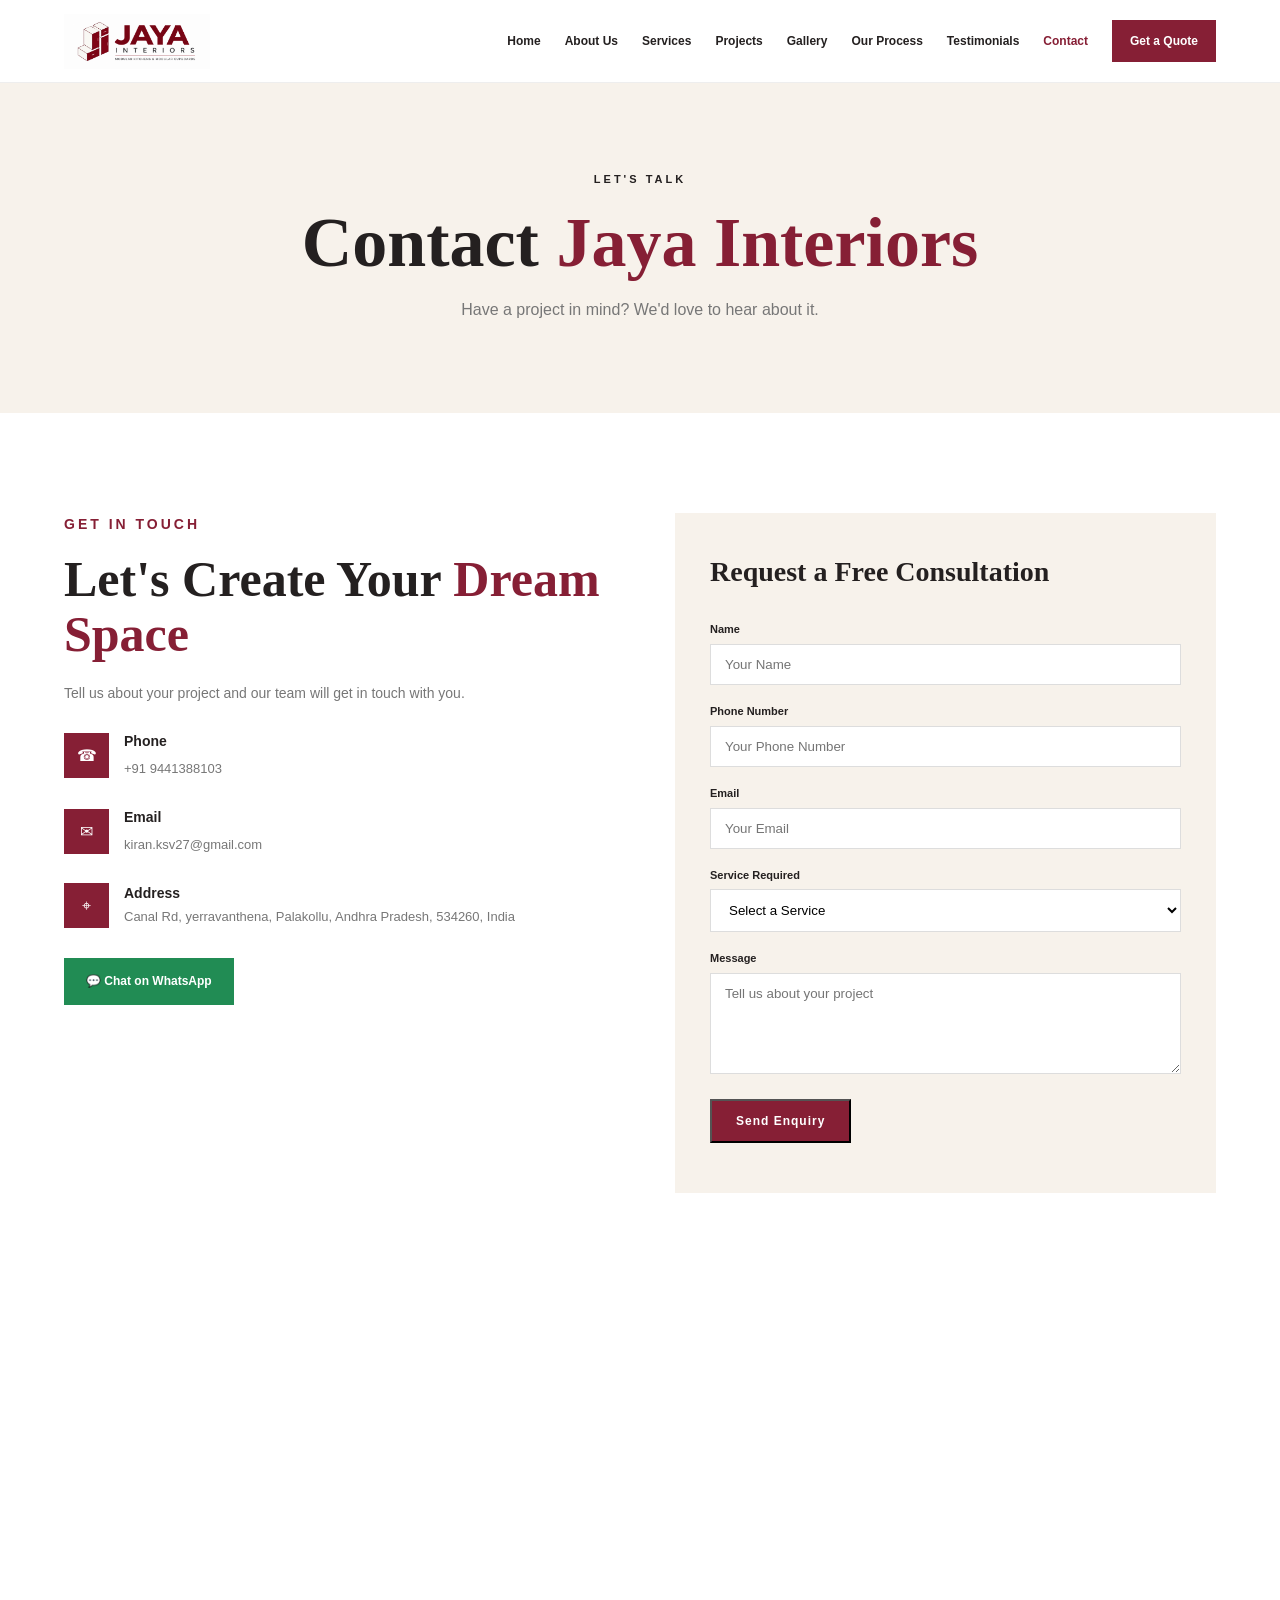
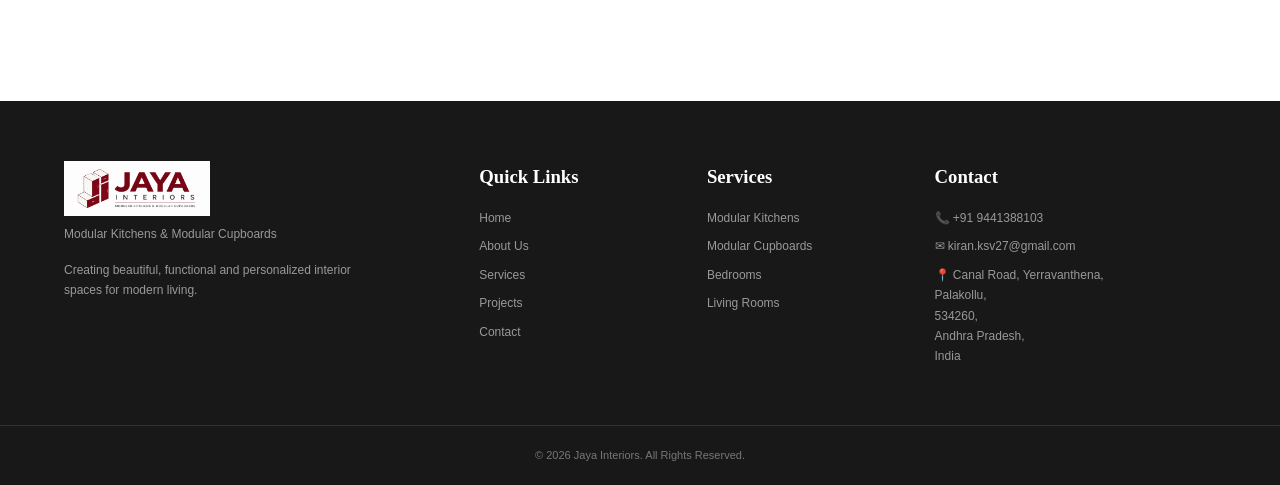
<file: contact.html>
<!DOCTYPE html>
<html lang="en">

<head>

<meta charset="UTF-8">
<meta name="viewport" content="width=device-width, initial-scale=1.0">

<title>Contact | Jaya Interiors</title>

<link rel="stylesheet" href="css/style.css">

</head>

<body>


<header class="header">

<div class="container nav-container">

<!-- <a href="index.html" class="logo">
<span>JAYA</span>
<small>INTERIORS</small>
</a> -->
<a href="index.html" class="logo">
    <img src="images/logo.png" alt="Jaya Interiors Logo">
</a>

<nav class="navbar" id="navbar">

<a href="index.html">Home</a>
<a href="about.html">About Us</a>
<a href="services.html">Services</a>
<a href="projects.html">Projects</a>
<a href="gallery.html">Gallery</a>
<a href="process.html">Our Process</a>
<a href="testimonials.html">Testimonials</a>
<a href="contact.html" class="active">Contact</a>

<a href="contact.html" class="quote-btn">Get a Quote</a>

</nav>

<button class="menu-toggle" id="menuToggle">☰</button>

</div>

</header>


<section class="page-hero">

<div class="container">

<p class="eyebrow">LET'S TALK</p>

<h1>
Contact <span>Jaya Interiors</span>
</h1>

<p>
Have a project in mind? We'd love to hear about it.
</p>

</div>

</section>


<section class="section">

<div class="container contact-grid">


<!-- CONTACT INFORMATION -->

<div class="contact-info reveal">

<p class="eyebrow dark">
GET IN TOUCH
</p>

<h2>
Let's Create Your <span>Dream Space</span>
</h2>

<p>
Tell us about your project and our team will
get in touch with you.
</p>


<div class="contact-item">

<div class="contact-icon">
☎
</div>

<div>

<h3>Phone</h3>

<a href="tel:+919441388103">
+91 9441388103
</a>

</div>

</div>


<div class="contact-item">

<div class="contact-icon">
✉
</div>

<div>

<h3>Email</h3>

<a href="mailto:kiran.ksv27@gmail.com">
kiran.ksv27@gmail.com
</a>

</div>

</div>


<div class="contact-item">

<div class="contact-icon">
⌖
</div>

<div>

<h3>Address</h3>

<p>
 Canal Rd, yerravanthena, Palakollu, Andhra Pradesh, 534260, India
</p>

</div>

</div>


<a
href="https://wa.me/+91 9441388103"
target="_blank"
class="whatsapp-btn">

💬 Chat on WhatsApp

</a>

</div>


<!-- FORM -->

<div class="contact-form reveal">

<h3>
Request a Free Consultation
</h3>

<form id="contactForm">

<div class="form-group">

<label>Name</label>

<input
type="text"
id="name"
placeholder="Your Name"
required>

</div>


<div class="form-group">

<label>Phone Number</label>

<input
type="tel"
id="phone"
placeholder="Your Phone Number"
required>

</div>


<div class="form-group">

<label>Email</label>

<input
type="email"
id="email"
placeholder="Your Email">

</div>


<div class="form-group">

<label>Service Required</label>

<select id="service">

<option value="">
Select a Service
</option>

<option>Modular Kitchen</option>
<option>Modular Cupboards</option>
<option>Bedroom Interior</option>
<option>Living Room Interior</option>
<option>Complete Home Interior</option>
<option>Office Interior</option>

</select>

</div>


<div class="form-group">

<label>Message</label>

<textarea
id="message"
rows="5"
placeholder="Tell us about your project">
</textarea>

</div>


<button
type="submit"
class="btn primary">

Send Enquiry

</button>


<p id="formMessage" class="form-message"></p>

</form>

</div>

</div>

</section>


<!-- MAP -->
<section class="map-section">

    <iframe
        src="https://www.google.com/maps?q=16.523844,81.73934&output=embed"
        width="100%"
        height="450"
        style="border:0;"
        allowfullscreen=""
        loading="lazy"
        referrerpolicy="no-referrer-when-downgrade">
    </iframe>

</section>


<!-- <footer class="footer">

<div class="copyright">
© <span class="year"></span> Jaya Interiors. All Rights Reserved.
</div>

</footer> -->
<footer class="footer">

    <div class="container footer-grid">

        <div>

            <div class="footer-logo">
                <a href="index.html" class="logo">
    <img src="images/logo.png" alt="Jaya Interiors Logo">
</a>
            </div>

            <!-- <p class="footer-logo-sub">
                INTERIORS
            </p> -->

            <p>
                Modular Kitchens & Modular Cupboards
            </p>

            <p class="footer-about">
                Creating beautiful, functional and personalized
                interior spaces for modern living.
            </p>

        </div>


        <div>

            <h3>Quick Links</h3>

            <a href="index.html">Home</a>
            <a href="about.html">About Us</a>
            <a href="services.html">Services</a>
            <a href="projects.html">Projects</a>
            <a href="contact.html">Contact</a>

        </div>


        <div>

            <h3>Services</h3>

            <a href="services.html#kitchen">Modular Kitchens</a>
            <a href="services.html#cupboards">Modular Cupboards</a>
            <a href="services.html#bedroom">Bedrooms</a>
            <a href="services.html#living">Living Rooms</a>

        </div>


        <div>

            <h3>Contact</h3>

            <p>📞 +91 9441388103</p>
            <p>✉ kiran.ksv27@gmail.com</p>
            <p>📍 Canal Road, Yerravanthena,<br>Palakollu,<br>534260,<br>Andhra Pradesh, <br>India</p>

        </div>

    </div>


    <div class="copyright">

        © <span class="year"></span> Jaya Interiors.
        All Rights Reserved.

    </div>

</footer>



<script src="js/script.js"></script>

</body>
</html>
</file>
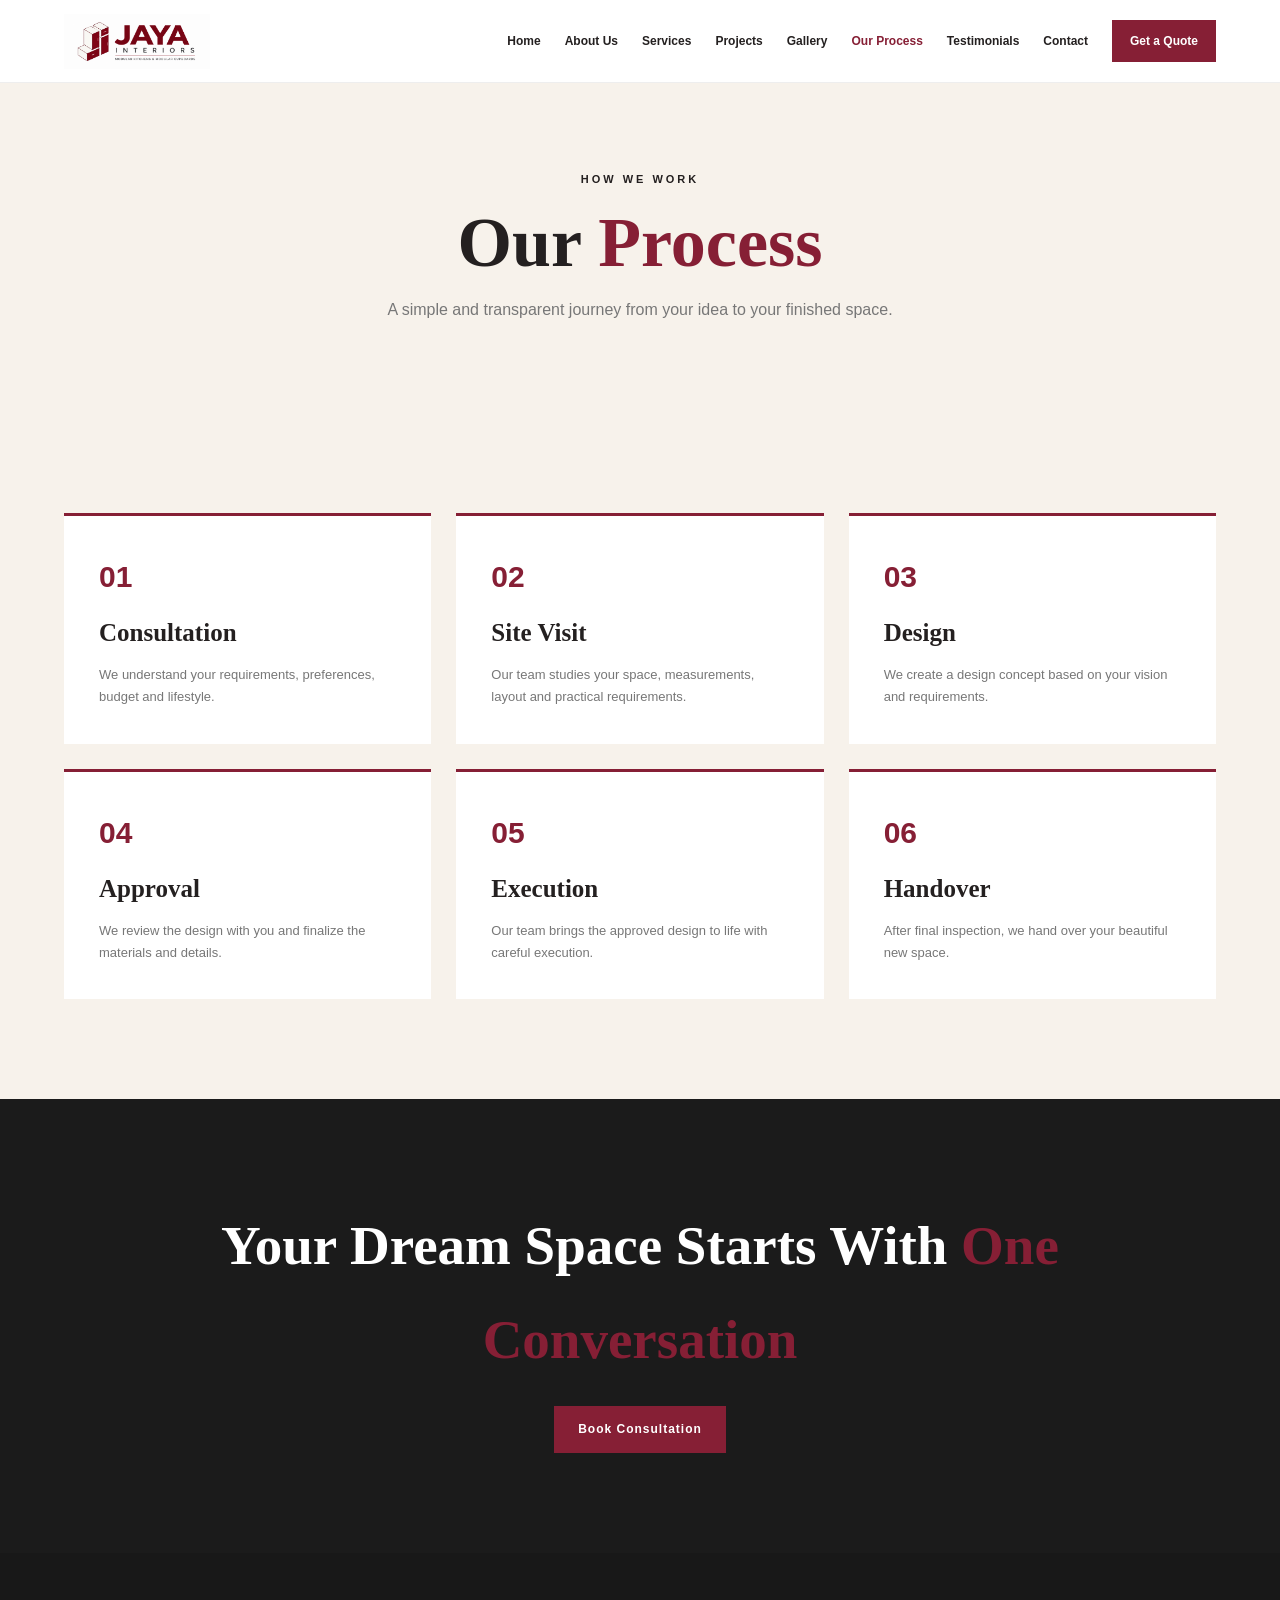
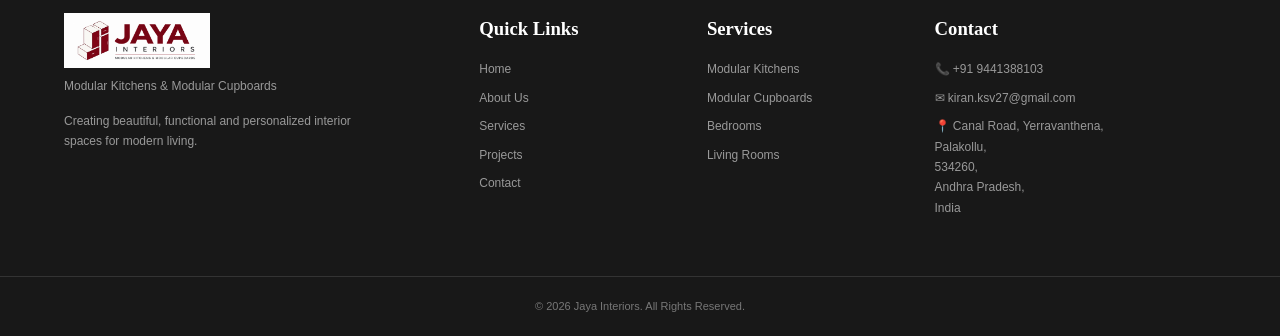
<file: process.html>
<!DOCTYPE html>
<html lang="en">

<head>

<meta charset="UTF-8">
<meta name="viewport" content="width=device-width, initial-scale=1.0">

<title>Our Process | Jaya Interiors</title>

<link rel="stylesheet" href="css/style.css">

</head>

<body>


<header class="header">

<div class="container nav-container">

<!-- <a href="index.html" class="logo">
<span>JAYA</span>
<small>INTERIORS</small>
</a> -->
<a href="index.html" class="logo">
    <img src="images/logo.png" alt="Jaya Interiors Logo">
</a>

<nav class="navbar" id="navbar">

<a href="index.html">Home</a>
<a href="about.html">About Us</a>
<a href="services.html">Services</a>
<a href="projects.html">Projects</a>
<a href="gallery.html">Gallery</a>
<a href="process.html" class="active">Our Process</a>
<a href="testimonials.html">Testimonials</a>
<a href="contact.html">Contact</a>

<a href="contact.html" class="quote-btn">Get a Quote</a>

</nav>

<button class="menu-toggle" id="menuToggle">☰</button>

</div>

</header>


<section class="page-hero">

<div class="container">

<p class="eyebrow">HOW WE WORK</p>

<h1>
Our <span>Process</span>
</h1>

<p>
A simple and transparent journey from your idea
to your finished space.
</p>

</div>

</section>


<section class="section cream">

<div class="container process-grid">


<div class="process-card reveal">

<span>01</span>

<h3>Consultation</h3>

<p>
We understand your requirements, preferences,
budget and lifestyle.
</p>

</div>


<div class="process-card reveal">

<span>02</span>

<h3>Site Visit</h3>

<p>
Our team studies your space, measurements,
layout and practical requirements.
</p>

</div>


<div class="process-card reveal">

<span>03</span>

<h3>Design</h3>

<p>
We create a design concept based on your
vision and requirements.
</p>

</div>


<div class="process-card reveal">

<span>04</span>

<h3>Approval</h3>

<p>
We review the design with you and finalize
the materials and details.
</p>

</div>


<div class="process-card reveal">

<span>05</span>

<h3>Execution</h3>

<p>
Our team brings the approved design to life
with careful execution.
</p>

</div>


<div class="process-card reveal">

<span>06</span>

<h3>Handover</h3>

<p>
After final inspection, we hand over your
beautiful new space.
</p>

</div>


</div>

</section>


<section class="dark-section">

<div class="container center-content">

<h2>
Your Dream Space Starts With <span>One Conversation</span>
</h2>

<a href="contact.html" class="btn primary">
Book Consultation
</a>

</div>

</section>


<!-- <footer class="footer">

<div class="copyright">
© <span class="year"></span> Jaya Interiors. All Rights Reserved.
</div>

</footer> -->
<footer class="footer">

    <div class="container footer-grid">

        <div>

            <div class="footer-logo">
                <a href="index.html" class="logo">
    <img src="images/logo.png" alt="Jaya Interiors Logo">
</a>
            </div>

            <!-- <p class="footer-logo-sub">
                INTERIORS
            </p> -->

            <p>
                Modular Kitchens & Modular Cupboards
            </p>

            <p class="footer-about">
                Creating beautiful, functional and personalized
                interior spaces for modern living.
            </p>

        </div>


        <div>

            <h3>Quick Links</h3>

            <a href="index.html">Home</a>
            <a href="about.html">About Us</a>
            <a href="services.html">Services</a>
            <a href="projects.html">Projects</a>
            <a href="contact.html">Contact</a>

        </div>


        <div>

            <h3>Services</h3>

            <a href="services.html#kitchen">Modular Kitchens</a>
            <a href="services.html#cupboards">Modular Cupboards</a>
            <a href="services.html#bedroom">Bedrooms</a>
            <a href="services.html#living">Living Rooms</a>

        </div>


        <div>

            <h3>Contact</h3>

            <p>📞 +91 9441388103</p>
            <p>✉ kiran.ksv27@gmail.com</p>
            <p>📍 Canal Road, Yerravanthena,<br>Palakollu,<br>534260,<br>Andhra Pradesh, <br>India</p>

        </div>

    </div>


    <div class="copyright">

        © <span class="year"></span> Jaya Interiors.
        All Rights Reserved.

    </div>

</footer>



<script src="js/script.js"></script>

</body>
</html>
</file>
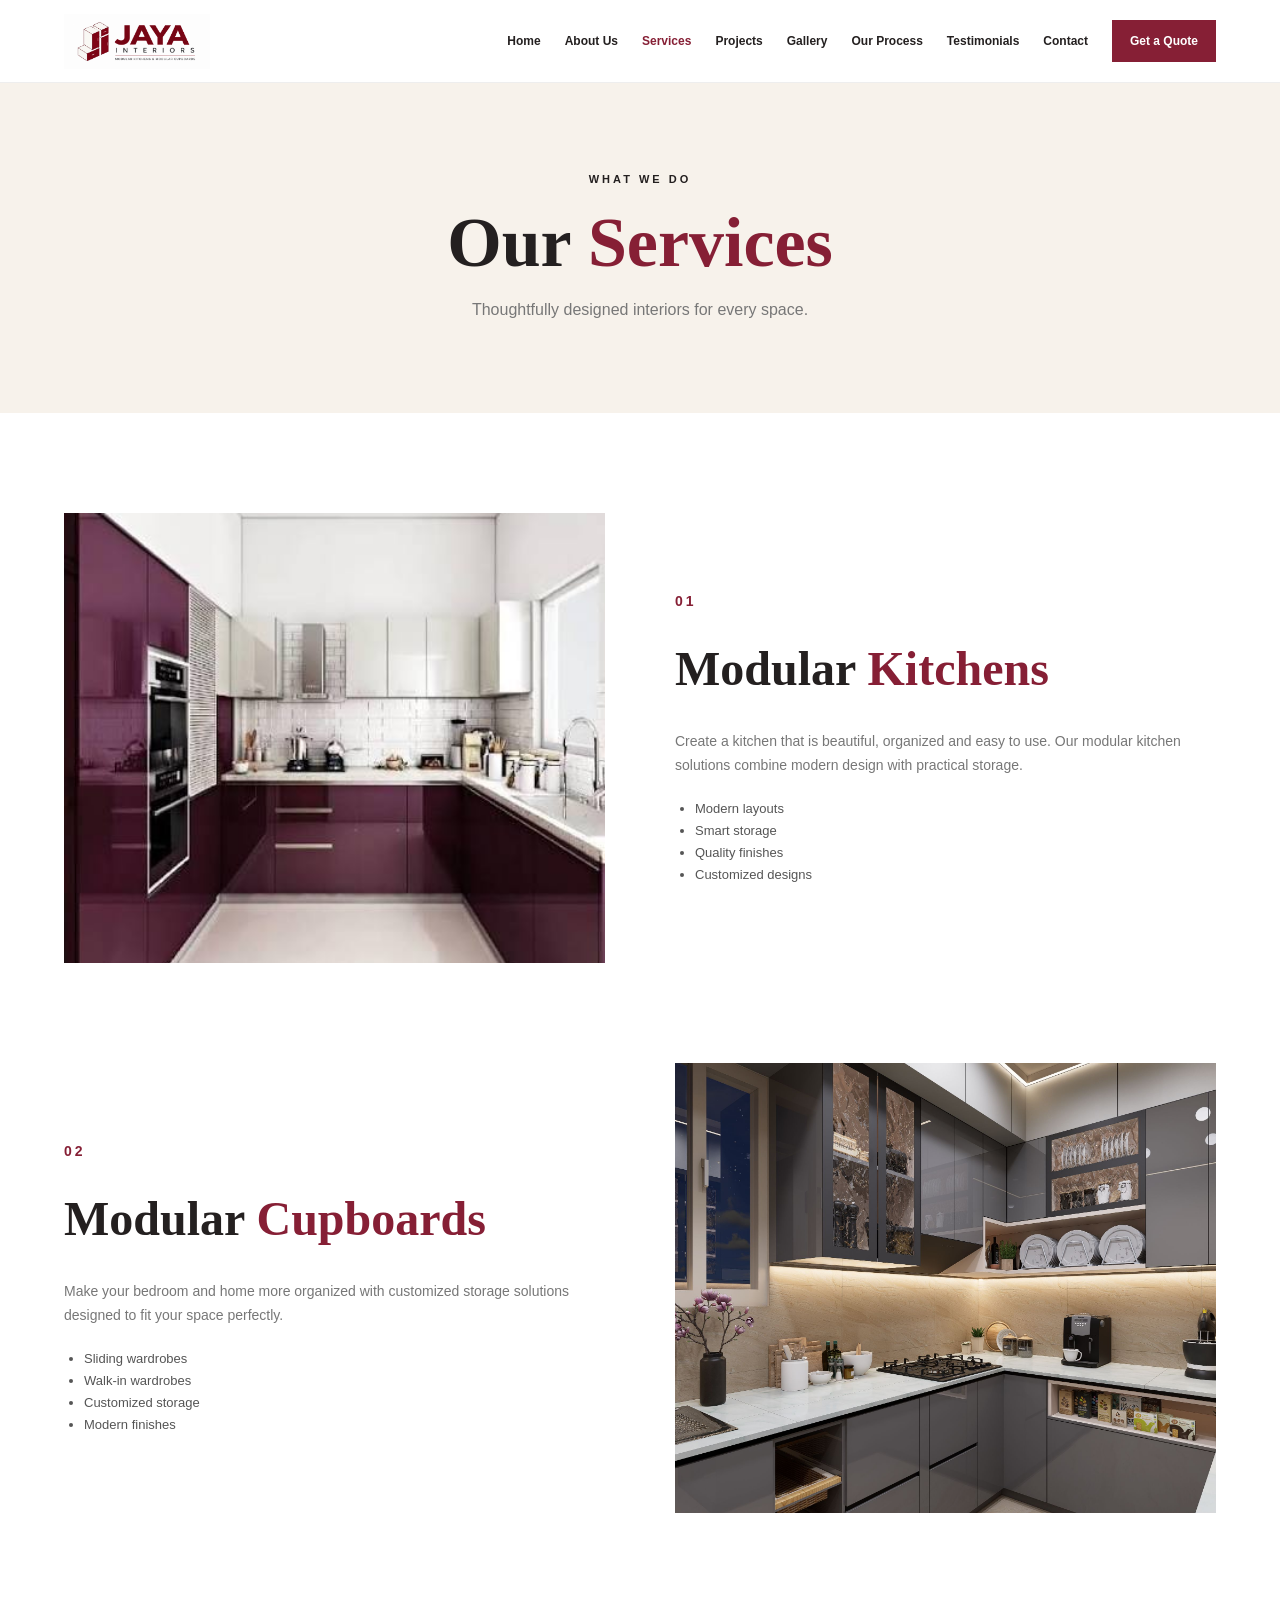
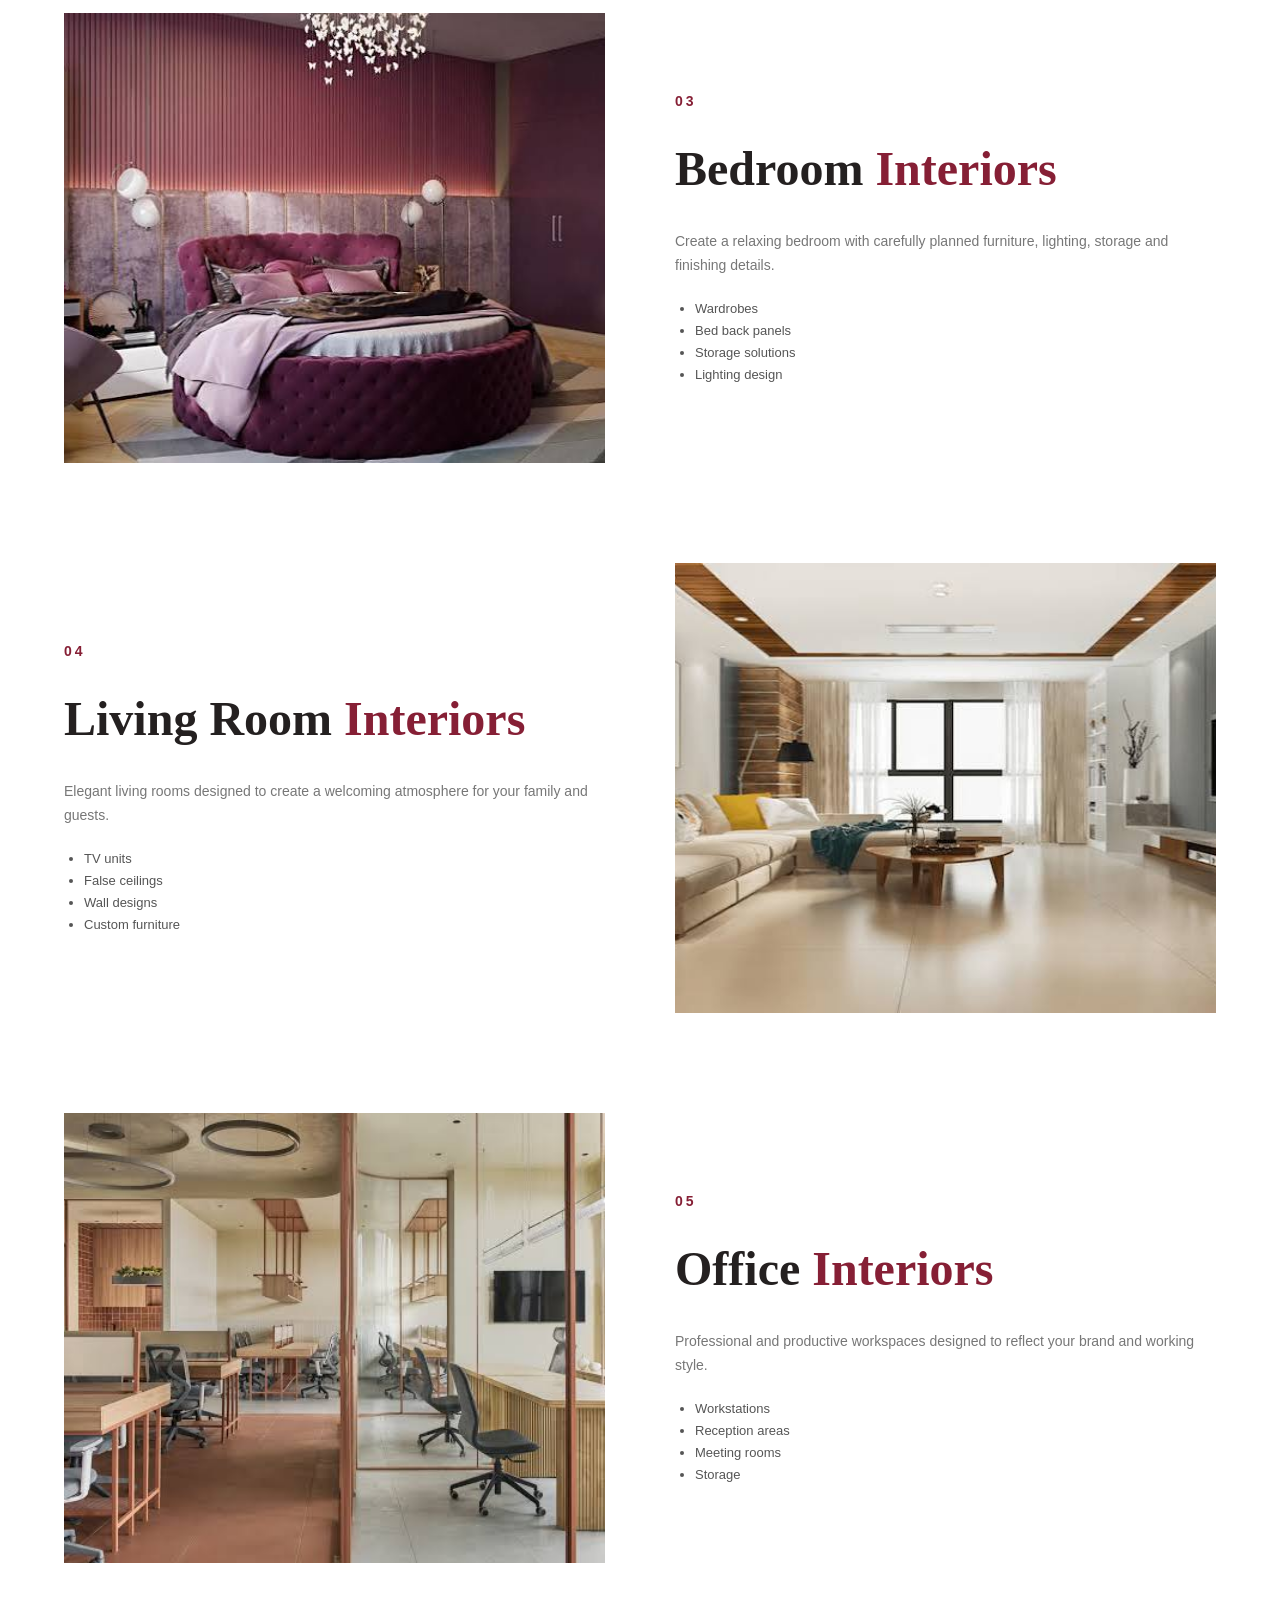
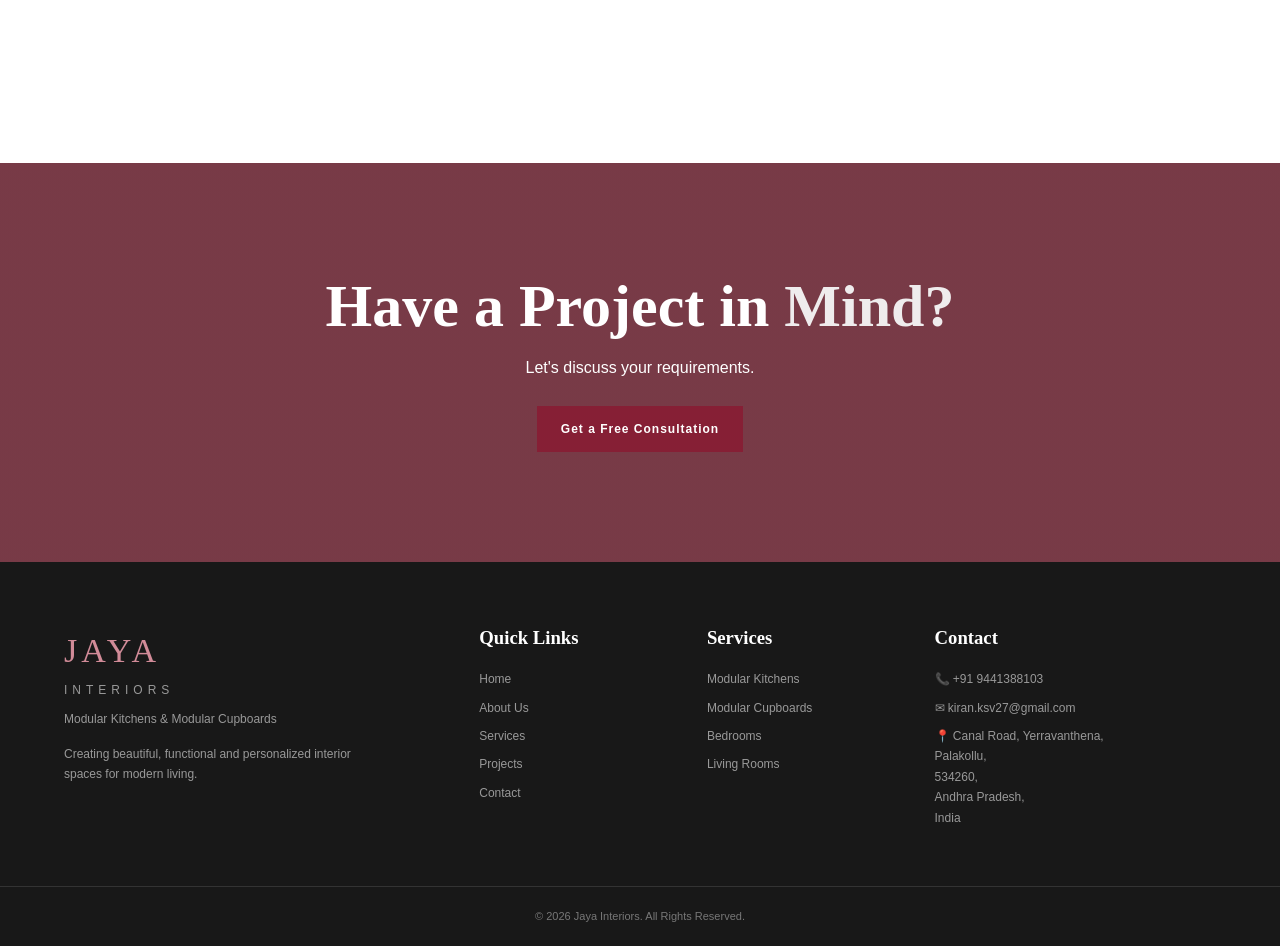
<file: services.html>
<!DOCTYPE html>
<html lang="en">

<head>

<meta charset="UTF-8">
<meta name="viewport" content="width=device-width, initial-scale=1.0">

<title>Services | Jaya Interiors</title>

<link rel="stylesheet" href="css/style.css">

</head>

<body>


<header class="header">

<div class="container nav-container">

<!-- <a href="index.html" class="logo">
<span>JAYA</span>
<small>INTERIORS</small>
</a> -->
<a href="index.html" class="logo">
    <img src="images/logo.png" alt="Jaya Interiors Logo">
</a>

<nav class="navbar" id="navbar">

<a href="index.html">Home</a>
<a href="about.html">About Us</a>
<a href="services.html" class="active">Services</a>
<a href="projects.html">Projects</a>
<a href="gallery.html">Gallery</a>
<a href="process.html">Our Process</a>
<a href="testimonials.html">Testimonials</a>
<a href="contact.html">Contact</a>

<a href="contact.html" class="quote-btn">
Get a Quote
</a>

</nav>

<button class="menu-toggle" id="menuToggle">☰</button>

</div>

</header>


<section class="page-hero">

<div class="container">

<p class="eyebrow">WHAT WE DO</p>

<h1>
Our <span>Services</span>
</h1>

<p>
Thoughtfully designed interiors for every space.
</p>

</div>

</section>


<section class="section">

<div class="container">


<div class="service-detail reveal" id="kitchen">

<img
src="/images/image.png"
alt="Modular Kitchen">

<div>

<p class="eyebrow dark">01</p>

<h2>Modular <span>Kitchens</span></h2>

<p>
Create a kitchen that is beautiful, organized
and easy to use. Our modular kitchen solutions
combine modern design with practical storage.
</p>

<ul>
<li>Modern layouts</li>
<li>Smart storage</li>
<li>Quality finishes</li>
<li>Customized designs</li>
</ul>

</div>

</div>


<div class="service-detail reverse reveal" id="cupboards">

<img
src="/images/cupboards.jpg"
alt="Modular Cupboards">

<div>
 
<p class="eyebrow dark">02</p>

<h2>Modular <span>Cupboards</span></h2>

<p>
Make your bedroom and home more organized
with customized storage solutions designed
to fit your space perfectly.
</p>

<ul>
<li>Sliding wardrobes</li>
<li>Walk-in wardrobes</li>
<li>Customized storage</li>
<li>Modern finishes</li>
</ul>

</div>

</div>


<div class="service-detail reveal" id="bedroom">

<img
src="/images/s. bedrooms.jpg"
alt="Bedroom Interior">

<div>

<p class="eyebrow dark">03</p>

<h2>Bedroom <span>Interiors</span></h2>

<p>
Create a relaxing bedroom with carefully
planned furniture, lighting, storage and
finishing details.
</p>

<ul>
<li>Wardrobes</li>
<li>Bed back panels</li>
<li>Storage solutions</li>
<li>Lighting design</li>
</ul>

</div>

</div>


<div class="service-detail reverse reveal" id="living">

<img
src="/images/s livingrooms.jpg"
alt="Living Room">

<div>

<p class="eyebrow dark">04</p>

<h2>Living Room <span>Interiors</span></h2>

<p>
Elegant living rooms designed to create
a welcoming atmosphere for your family
and guests.
</p>

<ul>
<li>TV units</li>
<li>False ceilings</li>
<li>Wall designs</li>
<li>Custom furniture</li>
</ul>

</div>

</div>


<div class="service-detail reveal" id="office">

<img
src="/images/s officeinterior.jpg"
alt="Office Interior">

<div>

<p class="eyebrow dark">05</p>

<h2>Office <span>Interiors</span></h2>

<p>
Professional and productive workspaces
designed to reflect your brand and working style.
</p>

<ul>
<li>Workstations</li>
<li>Reception areas</li>
<li>Meeting rooms</li>
<li>Storage</li>
</ul>

</div>

</div>


</div>

</section>


<section class="cta">

<div class="container cta-content">

<h2>
Have a Project in <span>Mind?</span>
</h2>

<p>
Let's discuss your requirements.
</p>

<a href="contact.html" class="btn primary">
Get a Free Consultation
</a>

</div>

</section>


<!-- <footer class="footer">

<div class="copyright">
© <span class="year"></span> Jaya Interiors. All Rights Reserved.
</div>

</footer> -->
<footer class="footer">

    <div class="container footer-grid">

        <div>

            <div class="footer-logo">
                JAYA
            </div>

            <p class="footer-logo-sub">
                INTERIORS
            </p>

            <p>
                Modular Kitchens & Modular Cupboards
            </p>

            <p class="footer-about">
                Creating beautiful, functional and personalized
                interior spaces for modern living.
            </p>

        </div>


        <div>

            <h3>Quick Links</h3>

            <a href="index.html">Home</a>
            <a href="about.html">About Us</a>
            <a href="services.html">Services</a>
            <a href="projects.html">Projects</a>
            <a href="contact.html">Contact</a>

        </div>


        <div>

            <h3>Services</h3>

            <a href="services.html#kitchen">Modular Kitchens</a>
            <a href="services.html#cupboards">Modular Cupboards</a>
            <a href="services.html#bedroom">Bedrooms</a>
            <a href="services.html#living">Living Rooms</a>

        </div>


        <div>

            <h3>Contact</h3>

            <p>📞 +91 9441388103</p>
            <p>✉ kiran.ksv27@gmail.com</p>
            <p>📍 Canal Road, Yerravanthena,<br>Palakollu,<br>534260,<br>Andhra Pradesh, <br>India</p>

        </div>

    </div>


    <div class="copyright">

        © <span class="year"></span> Jaya Interiors.
        All Rights Reserved.

    </div>

</footer>



<script src="js/script.js"></script>

</body>
</html>
</file>
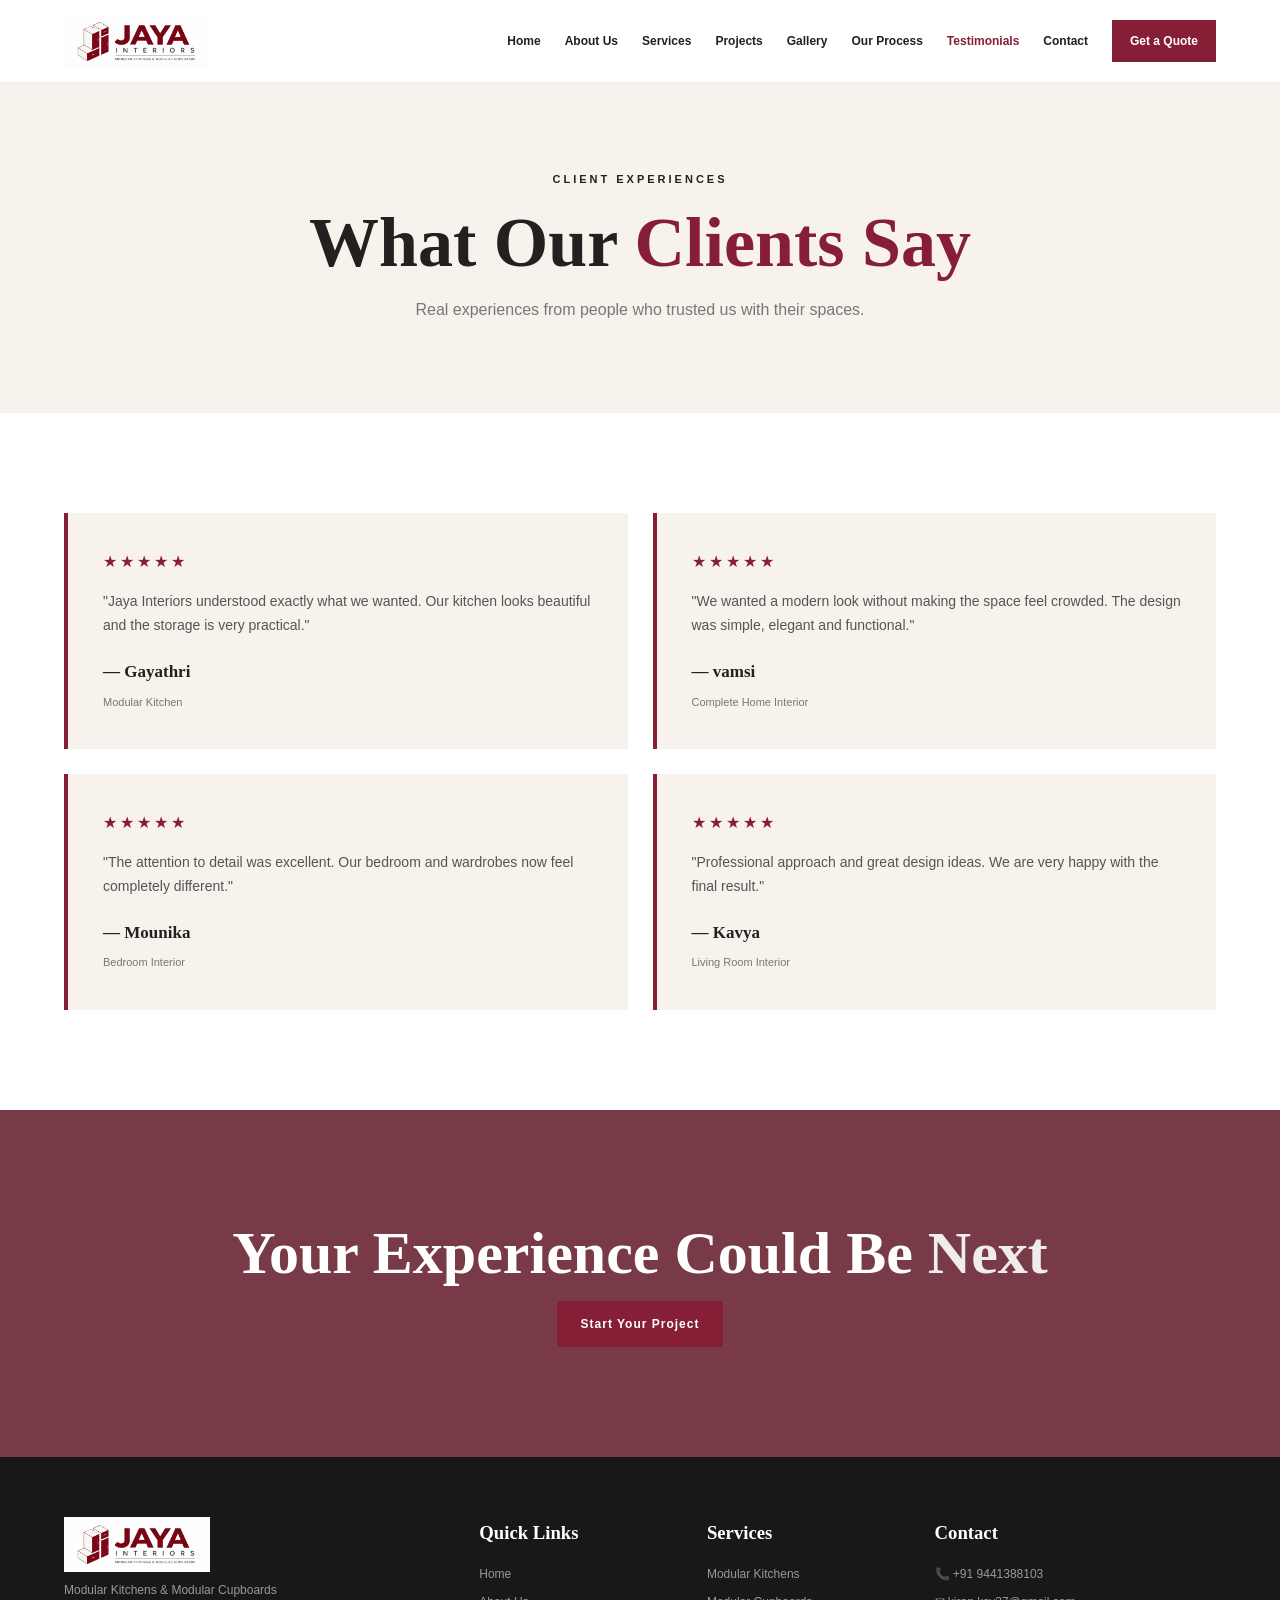
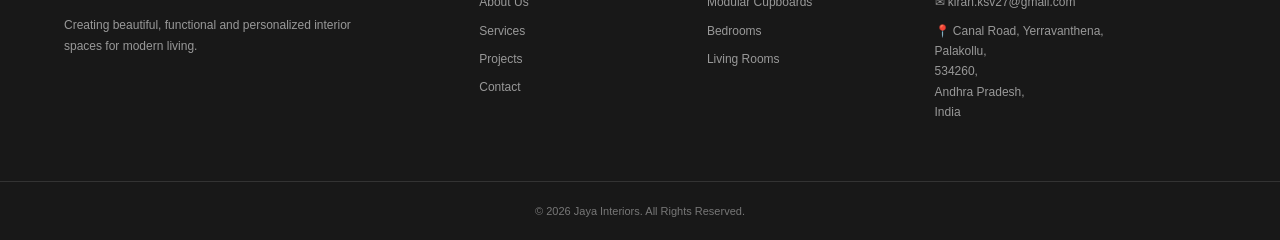
<file: testimonials.html>
<!DOCTYPE html>
<html lang="en">

<head>

<meta charset="UTF-8">
<meta name="viewport" content="width=device-width, initial-scale=1.0">

<title>Testimonials | Jaya Interiors</title>

<link rel="stylesheet" href="css/style.css">

</head>

<body>


<header class="header">

<div class="container nav-container">

<!-- <a href="index.html" class="logo">
<span>JAYA</span>
<small>INTERIORS</small>
</a> -->
<a href="index.html" class="logo">
    <img src="images/logo.png" alt="Jaya Interiors Logo">
</a>

<nav class="navbar" id="navbar">

<a href="index.html">Home</a>
<a href="about.html">About Us</a>
<a href="services.html">Services</a>
<a href="projects.html">Projects</a>
<a href="gallery.html">Gallery</a>
<a href="process.html">Our Process</a>
<a href="testimonials.html" class="active">Testimonials</a>
<a href="contact.html">Contact</a>

<a href="contact.html" class="quote-btn">Get a Quote</a>

</nav>

<button class="menu-toggle" id="menuToggle">☰</button>

</div>

</header>


<section class="page-hero">

<div class="container">

<p class="eyebrow">CLIENT EXPERIENCES</p>

<h1>
What Our <span>Clients Say</span>
</h1>

<p>
Real experiences from people who trusted us with their spaces.
</p>

</div>

</section>


<section class="section">

<div class="container testimonials-grid">


<div class="testimonial reveal">

<div class="stars">
★★★★★
</div>

<p>
"Jaya Interiors understood exactly what we wanted.
Our kitchen looks beautiful and the storage is
very practical."
</p>

<h3>— Gayathri</h3>

<span>Modular Kitchen</span>

</div>


<div class="testimonial reveal">

<div class="stars">
★★★★★
</div>

<p>
"We wanted a modern look without making the
space feel crowded. The design was simple,
elegant and functional."
</p>

<h3>— vamsi</h3>

<span>Complete Home Interior</span>

</div>


<div class="testimonial reveal">

<div class="stars">
★★★★★
</div>

<p>
"The attention to detail was excellent. Our
bedroom and wardrobes now feel completely
different."
</p>

<h3>— Mounika </h3>

<span>Bedroom Interior</span>

</div>


<div class="testimonial reveal">

<div class="stars">
★★★★★
</div>

<p>
"Professional approach and great design ideas.
We are very happy with the final result."
</p>

<h3>— Kavya</h3>

<span>Living Room Interior</span>

</div>


</div>

</section>


<section class="cta">

<div class="container cta-content">

<h2>
Your Experience Could Be <span>Next</span>
</h2>

<a href="contact.html" class="btn primary">
Start Your Project
</a>

</div>

</section>


<!-- <footer class="footer">

<div class="copyright">
© <span class="year"></span> Jaya Interiors. All Rights Reserved.
</div>

</footer> -->
<footer class="footer">

    <div class="container footer-grid">

        <div>

            <div class="footer-logo">
                <a href="index.html" class="logo">
    <img src="images/logo.png" alt="Jaya Interiors Logo">
</a>
            </div>

            <!-- <p class="footer-logo-sub">
                INTERIORS
            </p> -->

            <p>
                Modular Kitchens & Modular Cupboards
            </p>

            <p class="footer-about">
                Creating beautiful, functional and personalized
                interior spaces for modern living.
            </p>

        </div>


        <div>

            <h3>Quick Links</h3>

            <a href="index.html">Home</a>
            <a href="about.html">About Us</a>
            <a href="services.html">Services</a>
            <a href="projects.html">Projects</a>
            <a href="contact.html">Contact</a>

        </div>


        <div>

            <h3>Services</h3>

            <a href="services.html#kitchen">Modular Kitchens</a>
            <a href="services.html#cupboards">Modular Cupboards</a>
            <a href="services.html#bedroom">Bedrooms</a>
            <a href="services.html#living">Living Rooms</a>

        </div>


        <div>

            <h3>Contact</h3>

            <p>📞 +91 9441388103</p>
            <p>✉ kiran.ksv27@gmail.com</p>
            <p>📍 Canal Road, Yerravanthena,<br>Palakollu,<br>534260,<br>Andhra Pradesh, <br>India</p>

        </div>

    </div>


    <div class="copyright">

        © <span class="year"></span> Jaya Interiors.
        All Rights Reserved.

    </div>

</footer>



<script src="js/script.js"></script>

</body>
</html>
</file>
<file: css/style.css>
/* =========================
   RESET
========================= */

* {
    margin: 0;
    padding: 0;
    box-sizing: border-box;
}

html {
    scroll-behavior: smooth;
}

body {
    font-family: Arial, sans-serif;
    color: #242020;
    background: #fff;
    line-height: 1.7;
}

img {
    width: 100%;
    display: block;
}

a {
    text-decoration: none;
    color: inherit;
}

.container {
    width: min(1180px, 90%);
    margin: auto;
}


/* =========================
   COLORS
========================= */

:root {
    --burgundy: #861f35;
    --dark-burgundy: #651426;
    --cream: #f7f2eb;
    --dark: #1b1b1b;
    --gray: #777;
    --white: #fff;
}


/* =========================
   HEADER
========================= */

.header {
    position: fixed;
    top: 0;
    left: 0;

    width: 100%;

    z-index: 1000;

    background: rgba(255,255,255,.97);

    border-bottom: 1px solid #eee;

    transition: .3s;
}

.header.scrolled {
    box-shadow: 0 5px 25px rgba(0,0,0,.1);
}

.nav-container {
    height: 82px;

    display: flex;
    align-items: center;
    justify-content: space-between;
}


/* LOGO */

/* .logo {
    display: flex;
    flex-direction: column;

    line-height: 1;
}

.logo span {
    font-family: Georgia, serif;

    font-size: 29px;

    font-weight: bold;

    letter-spacing: 3px;

    color: var(--burgundy);
}

.logo small {
    font-size: 9px;

    letter-spacing: 6px;

    color: #444;

    margin-top: 5px;
} */
 .logo img {
    width: 180px;
    height: 55px;
    object-fit: contain;
    object-position: left center;
}


/* NAV */


.navbar {
    display: flex;

    align-items: center;

    gap: 24px;
}

.navbar > a,
.dropdown > a {
    font-size: 12px;

    font-weight: 600;

    position: relative;
}

.navbar > a:hover,
.dropdown > a:hover,
.navbar .active {
    color: var(--burgundy);
}


/* DROPDOWN */

.dropdown {
    position: relative;
}

.dropdown-menu {
    position: absolute;

    top: 25px;

    left: -15px;

    width: 220px;

    background: white;

    padding: 12px;

    box-shadow: 0 10px 30px rgba(0,0,0,.12);

    display: none;
}

.dropdown:hover .dropdown-menu {
    display: block;
}

.dropdown-menu a {
    display: block;

    padding: 9px;

    font-size: 12px;
}

.dropdown-menu a:hover {
    color: var(--burgundy);

    background: var(--cream);
}


/* QUOTE */

.quote-btn {
    background: var(--burgundy);

    color: white !important;

    padding: 11px 18px;

    transition: .3s;
}

.quote-btn:hover {
    background: var(--dark-burgundy);
}


/* MOBILE */

.menu-toggle {
    display: none;

    border: none;

    background: none;

    font-size: 27px;

    color: var(--burgundy);

    cursor: pointer;
}


/* =========================
   HERO
========================= */

.hero {
    height: 100vh;

    min-height: 650px;

    position: relative;

    display: flex;

    align-items: center;

    background:
        url("https://images.unsplash.com/photo-1600210492486-724fe5c67fb0?auto=format&fit=crop&w=2000&q=85")
        center/cover;
}

.hero-overlay {
    position: absolute;

    inset: 0;

    background:
        linear-gradient(
            90deg,
            rgba(20,20,20,.85),
            rgba(20,20,20,.45),
            rgba(20,20,20,.15)
        );
}

.hero-content {
    position: relative;

    color: white;

    padding-top: 80px;
}

.eyebrow {
    font-size: 11px;

    font-weight: bold;

    letter-spacing: 3px;

    margin-bottom: 15px;
}

.eyebrow.dark {
    color: var(--burgundy);
}

.hero h1 {
    font-family: Georgia, serif;

    font-size: clamp(45px,7vw,80px);

    line-height: 1.05;
}

.hero h1 span,
h1 span,
h2 span {
    color: var(--burgundy);
}

.hero h1 span {
    color: #5a081a;
}

.hero-text {
    max-width: 600px;

    margin: 25px 0 35px;

    color: #eee;
}


/* =========================
   BUTTONS
========================= */

.buttons {
    display: flex;

    gap: 15px;

    flex-wrap: wrap;
}

.btn {
    display: inline-flex;

    align-items: center;

    justify-content: center;

    padding: 13px 24px;

    font-size: 12px;

    font-weight: bold;

    letter-spacing: 1px;

    transition: .3s;
}

.btn.primary {
    background: var(--burgundy);

    color: white;
}

.btn.primary:hover {
    background: var(--dark-burgundy);

    transform: translateY(-3px);
}

.btn.outline {
    border: 1px solid white;

    color: white;
}

.btn.outline:hover {
    background: white;

    color: var(--dark);
}


/* =========================
   SECTIONS
========================= */

.section {
    padding: 100px 0;
}

.cream {
    background: var(--cream);
}

.two-column {
    display: grid;

    grid-template-columns: 1fr 1fr;

    gap: 80px;

    align-items: center;
}

.image-box img {
    height: 560px;

    object-fit: cover;
}

.content h2,
.section-heading h2 {
    font-family: Georgia, serif;

    font-size: clamp(38px,5vw,58px);

    line-height: 1.1;

    margin-bottom: 25px;
}

.content p {
    color: var(--gray);

    font-size: 14px;

    margin-bottom: 18px;
}

.text-link {
    color: var(--burgundy);

    font-size: 12px;

    font-weight: bold;
}

.section-heading {
    text-align: center;

    max-width: 650px;

    margin: auto auto 55px;
}

.section-heading > p:last-child {
    color: var(--gray);
}


/* =========================
   CARDS
========================= */

.cards-3 {
    display: grid;

    grid-template-columns: repeat(3,1fr);

    gap: 25px;
}

.design-card {
    background: white;

    border: 1px solid #eee;

    overflow: hidden;

    transition: .4s;
}

.design-card:hover {
    transform: translateY(-8px);

    box-shadow: 0 15px 40px rgba(0,0,0,.1);
}

.design-card img {
    height: 300px;

    object-fit: cover;

    transition: .5s;
}

.design-card:hover img {
    transform: scale(1.05);
}

.card-content {
    padding: 25px;
}

.card-content h3 {
    font-family: Georgia, serif;

    font-size: 24px;

    margin-bottom: 10px;
}

.card-content p {
    color: var(--gray);

    font-size: 13px;

    margin-bottom: 15px;
}

.card-content a {
    color: var(--burgundy);

    font-size: 12px;

    font-weight: bold;
}

.center-button {
    text-align: center;

    margin-top: 40px;
}


/* =========================
   FEATURES
========================= */

.features-4 {
    display: grid;

    grid-template-columns: repeat(4,1fr);

    gap: 25px;
}

.feature {
    text-align: center;

    padding: 30px 20px;

    background: white;
}

.feature-icon {
    width: 55px;
    height: 55px;

    margin: auto auto 20px;

    background: var(--burgundy);

    color: white;

    display: flex;

    align-items: center;

    justify-content: center;
}

.feature h3 {
    font-family: Georgia, serif;

    margin-bottom: 10px;
}

.feature p {
    color: var(--gray);

    font-size: 12px;
}


/* =========================
   CTA
========================= */

.cta {
    padding: 110px 0;

    text-align: center;

    color: white;

    background:
        linear-gradient(
            rgba(90,15,30,.82),
            rgba(90,15,30,.82)
        ),
        url("https://images.unsplash.com/photo-1600607687939-ce8a6c25118c?auto=format&fit=crop&w=2000&q=80")
        center/cover;
}

.cta h2 {
    font-family: Georgia, serif;

    font-size: clamp(38px,5vw,60px);

    line-height: 1.1;

    margin-bottom: 15px;
}

.cta h2 span {
    color: #efeced;
}

.cta p {
    margin-bottom: 25px;
}


/* =========================
   PAGE HERO
========================= */

.page-hero {
    padding: 170px 0 90px;

    background: var(--cream);

    text-align: center;
}

.page-hero h1 {
    font-family: Georgia, serif;

    font-size: clamp(45px,6vw,70px);

    line-height: 1.1;

    margin-bottom: 15px;
}

.page-hero p:last-child {
    color: var(--gray);
}


/* =========================
   INFO CARDS
========================= */

.info-card {
    background: white;

    padding: 40px;

    border-top: 3px solid var(--burgundy);
}

.info-card h3 {
    font-family: Georgia, serif;

    font-size: 25px;

    margin-bottom: 15px;
}

.info-card p {
    color: var(--gray);

    font-size: 13px;
}


/* =========================
   DARK SECTION
========================= */

.dark-section {
    padding: 100px 0;

    background: var(--dark);

    color: white;
}

.center-content {
    text-align: center;
}

.center-content h2 {
    font-family: Georgia, serif;

    font-size: clamp(35px,5vw,55px);

    margin-bottom: 20px;
}

.center-content p {
    margin-bottom: 25px;

    color: #bbb;
}


/* =========================
   SERVICES
========================= */

.service-detail {
    display: grid;

    grid-template-columns: 1fr 1fr;

    gap: 70px;

    align-items: center;

    margin-bottom: 100px;
}

.service-detail.reverse img {
    order: 2;
}

.service-detail img {
    height: 450px;

    object-fit: cover;
}

.service-detail h2 {
    font-family: Georgia, serif;

    font-size: 48px;

    margin-bottom: 20px;
}

.service-detail p {
    color: var(--gray);

    font-size: 14px;
}

.service-detail ul {
    margin-top: 20px;

    padding-left: 20px;

    color: #555;

    font-size: 13px;
}


/* =========================
   PROJECTS
========================= */

.filter-buttons {
    display: flex;

    justify-content: center;

    gap: 10px;

    flex-wrap: wrap;

    margin-bottom: 45px;
}

.filter {
    border: 1px solid #ddd;

    background: white;

    padding: 10px 20px;

    cursor: pointer;

    font-size: 12px;
}

.filter.active,
.filter:hover {
    background: var(--burgundy);

    color: white;

    border-color: var(--burgundy);
}

.project-grid {
    display: grid;

    grid-template-columns: repeat(3,1fr);

    gap: 25px;
}

.project-card {
    border: 1px solid #eee;

    background: white;

    overflow: hidden;

    transition: .3s;
}

.project-card:hover {
    transform: translateY(-5px);

    box-shadow: 0 15px 30px rgba(0,0,0,.1);
}

.project-card img {
    height: 300px;

    object-fit: cover;
}

.project-card div {
    padding: 20px;
}

.project-card h3 {
    font-family: Georgia, serif;

    margin-bottom: 5px;
}

.project-card p {
    color: var(--gray);

    font-size: 12px;
}


/* =========================
   GALLERY
========================= */

.gallery-grid {
    columns: 3 300px;

    column-gap: 20px;
}

.gallery-image {
    width: 100%;

    margin-bottom: 20px;

    cursor: pointer;

    break-inside: avoid;

    transition: .3s;
}

.gallery-image:hover {
    transform: scale(.98);
}


/* LIGHTBOX */

.lightbox {
    position: fixed;

    inset: 0;

    background: rgba(0,0,0,.9);

    display: none;

    align-items: center;

    justify-content: center;

    z-index: 2000;

    padding: 30px;
}

.lightbox.show {
    display: flex;
}

.lightbox img {
    max-width: 90%;

    max-height: 85vh;

    width: auto;
}

.close-lightbox {
    position: absolute;

    top: 20px;

    right: 35px;

    color: white;

    font-size: 45px;

    cursor: pointer;
}


/* =========================
   PROCESS
========================= */

.process-grid {
    display: grid;

    grid-template-columns: repeat(3,1fr);

    gap: 25px;
}

.process-card {
    background: white;

    padding: 35px;

    border-top: 3px solid var(--burgundy);

    position: relative;
}

.process-card span {
    color: var(--burgundy);

    font-size: 30px;

    font-weight: bold;
}

.process-card h3 {
    font-family: Georgia, serif;

    font-size: 25px;

    margin: 10px 0;
}

.process-card p {
    color: var(--gray);

    font-size: 13px;
}


/* =========================
   TESTIMONIALS
========================= */

.testimonials-grid {
    display: grid;

    grid-template-columns: repeat(2,1fr);

    gap: 25px;
}

.testimonial {
    padding: 35px;

    background: var(--cream);

    border-left: 4px solid var(--burgundy);
}

.stars {
    color: var(--burgundy);

    letter-spacing: 3px;

    margin-bottom: 15px;
}

.testimonial p {
    color: #555;

    font-size: 14px;

    margin-bottom: 20px;
}

.testimonial h3 {
    font-family: Georgia, serif;

    font-size: 17px;
}

.testimonial span {
    color: var(--gray);

    font-size: 11px;
} 


/* =========================
   CONTACT
========================= */

.contact-grid {
    display: grid;

    grid-template-columns: 1fr 1fr;

    gap: 70px;
}

.contact-info h2 {
    font-family: Georgia, serif;

    font-size: 50px;

    line-height: 1.1;

    margin-bottom: 20px;
}

.contact-info > p {
    color: var(--gray);

    font-size: 14px;
}

.contact-item {
    display: flex;

    gap: 15px;

    align-items: center;

    margin-top: 25px;
}

.contact-icon {
    width: 45px;
    height: 45px;

    background: var(--burgundy);

    color: white;

    display: flex;

    align-items: center;

    justify-content: center;
}

.contact-item h3 {
    font-size: 14px;
}

.contact-item p,
.contact-item a {
    color: var(--gray);

    font-size: 13px;
}

.whatsapp-btn {
    display: inline-block;

    margin-top: 30px;

    padding: 13px 22px;

    background: #218c54;

    color: white;

    font-size: 12px;

    font-weight: bold;
}


/* FORM */

.contact-form {
    background: var(--cream);

    padding: 35px;
}

.contact-form h3 {
    font-family: Georgia, serif;

    font-size: 28px;

    margin-bottom: 25px;
}

.form-group {
    margin-bottom: 17px;
}

.form-group label {
    display: block;

    font-size: 11px;

    font-weight: bold;

    margin-bottom: 5px;
}

.form-group input,
.form-group select,
.form-group textarea {
    width: 100%;

    padding: 12px 14px;

    border: 1px solid #ddd;

    background: white;

    font-family: inherit;

    outline: none;
}

.form-group input:focus,
.form-group select:focus,
.form-group textarea:focus {
    border-color: var(--burgundy);
}

.form-message {
    margin-top: 15px;

    color: var(--burgundy);

    font-size: 12px;
}


/* MAP */

.map-section iframe {
    width: 100%;

    height: 400px;

    border: 0;
}


/* =========================
   FOOTER
========================= */

.footer {
    background: #181818;

    color: white;

    padding-top: 60px;
}

.footer-grid {
    display: grid;

    grid-template-columns: 2fr 1fr 1fr 1.5fr;

    gap: 40px;

    padding-bottom: 50px;
}

.footer-logo {
    color: #d18b98;

    font-family: Georgia, serif;

    font-size: 34px;

    letter-spacing: 4px;
}

.footer-logo-sub {
    letter-spacing: 5px;

    font-size: 10px;
}

.footer-about {
    color: #999;

    font-size: 12px;

    max-width: 300px;

    margin-top: 15px;
}

.footer h3 {
    font-family: Georgia, serif;

    margin-bottom: 15px;
}

.footer a,
.footer p {
    display: block;

    color: #999;

    font-size: 12px;

    margin-bottom: 8px;
}

.footer a:hover {
    color: #d18b98;
}

.copyright {
    border-top: 1px solid #333;

    padding: 20px;

    text-align: center;

    color: #777;

    font-size: 11px;
}


/* =========================
   REVEAL
========================= */

.reveal {
    opacity: 0;

    transform: translateY(30px);

    transition: .8s;
}

.reveal.show {
    opacity: 1;

    transform: translateY(0);
}


/* =========================
   RESPONSIVE
========================= */

@media(max-width:1000px) {

    .navbar {
        position: absolute;

        top: 82px;

        left: 0;

        width: 100%;

        background: white;

        display: none;

        flex-direction: column;

        align-items: flex-start;

        padding: 25px;

        gap: 18px;

        box-shadow: 0 10px 30px rgba(0,0,0,.1);
    }

    .navbar.active {
        display: flex;
    }

    .menu-toggle {
        display: block;
    }

    .dropdown-menu {
        position: static;

        box-shadow: none;

        width: 100%;

        padding-left: 10px;
    }

    .dropdown:hover .dropdown-menu {
        display: none;
    }

    .dropdown.open .dropdown-menu {
        display: block;
    }

    .two-column,
    .service-detail,
    .contact-grid {
        grid-template-columns: 1fr;
    }

    .service-detail.reverse img {
        order: 0;
    }

    .cards-3,
    .project-grid {
        grid-template-columns: repeat(2,1fr);
    }

    .features-4 {
        grid-template-columns: repeat(2,1fr);
    }

    .process-grid {
        grid-template-columns: repeat(2,1fr);
    }

    .footer-grid {
        grid-template-columns: 1fr 1fr;
    }
}


@media(max-width:600px) {

    .nav-container {
        height: 75px;
    }

    .navbar {
        top: 75px;
    }

    .hero {
        min-height: 650px;
    }

    .hero h1 {
        font-size: 44px;
    }

    .hero-text {
        font-size: 13px;
    }

    .buttons {
        flex-direction: column;
    }

    .btn {
        width: 100%;
    }

    .section {
        padding: 70px 0;
    }

    .image-box img {
        height: 400px;
    }

    .cards-3,
    .features-4,
    .project-grid,
    .process-grid,
    .testimonials-grid {
        grid-template-columns: 1fr;
    }

    .service-detail h2,
    .contact-info h2 {
        font-size: 40px;
    }

    .service-detail img {
        height: 350px;
    }

    .footer-grid {
        grid-template-columns: 1fr;
    }

    .page-hero {
        padding: 140px 0 70px;
    }

}
</file>
